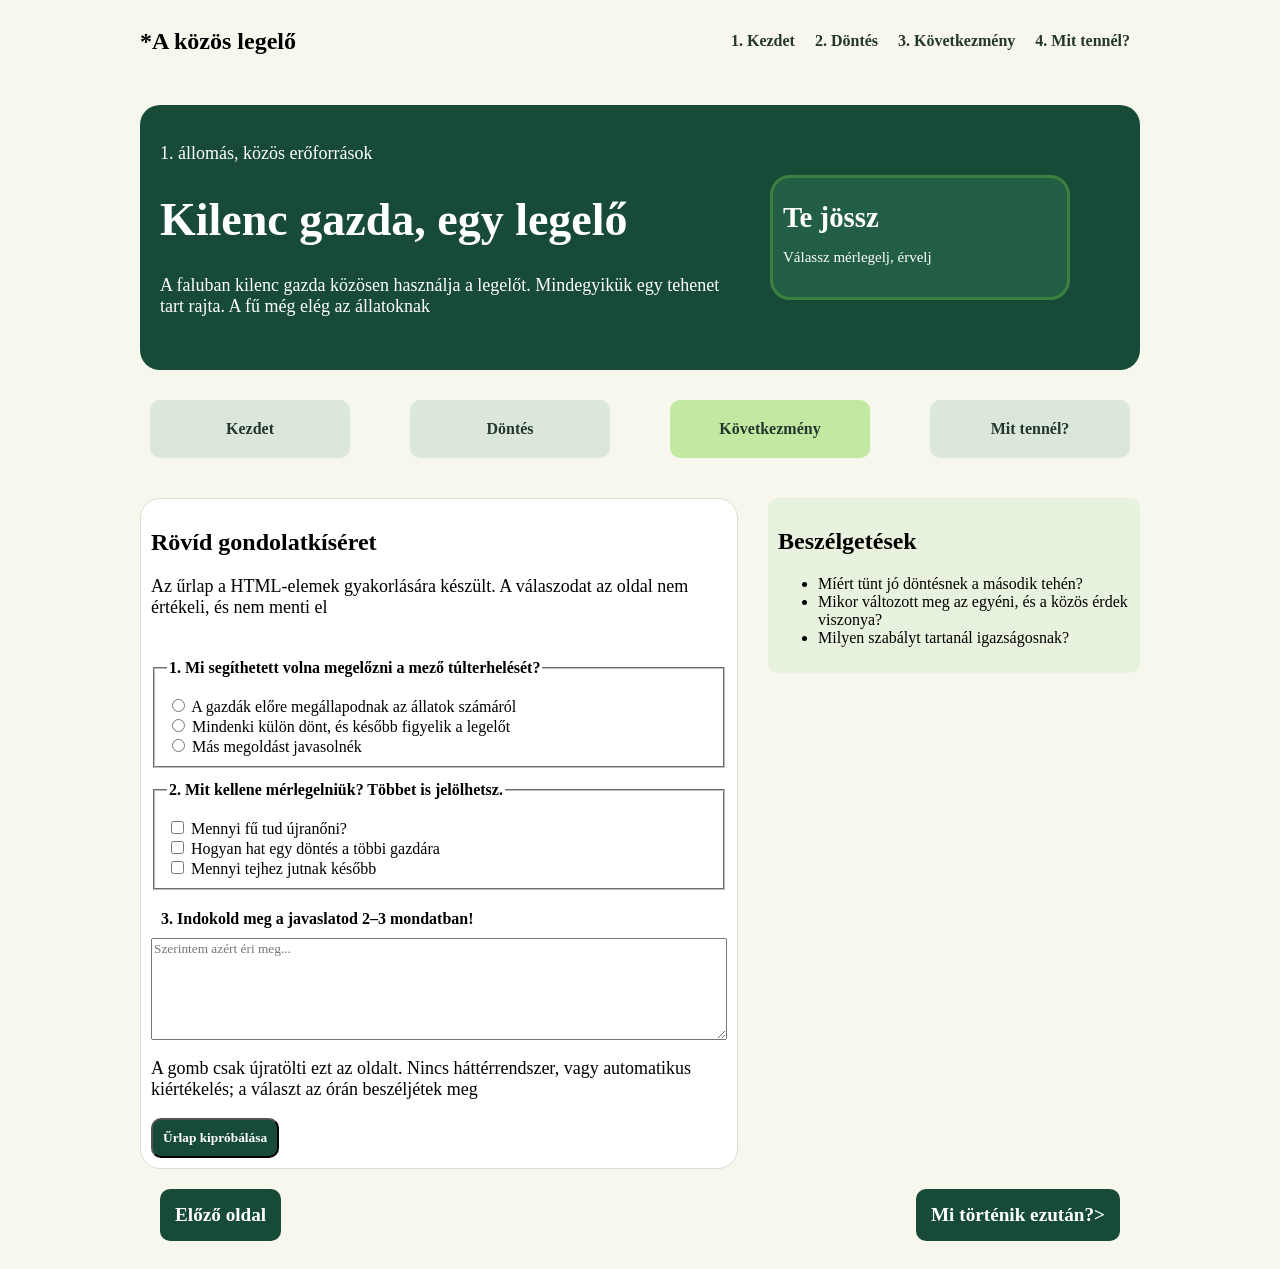
<file: reflexio.html>
<!DOCTYPE html>
<html lang="hu">
  <head>
    <meta charset="UTF-8" />
    <meta name="viewport" content="width=device-width, initial-scale=1.0" />
    <title>Finta Károly</title>
    <link rel="stylesheet" href="style.css" />
  </head>
  <body>
    <main>
      <nav>
        <div>
          <h2 id="csillag">*</h2>
          <h2>A közös legelő</h2>
        </div>
        <div>
          <a href="index.html">1. Kezdet</a>
          <a href="dontes.html">2. Döntés</a>
          <a href="kovetkezmeny.html">3. Következmény</a>
          <a href="reflexio.html">4. Mit tennél?</a>
        </div>
      </nav>
      <header>
        <div id="focim">
          <p id="kicsiZold">1. állomás, közös erőforrások</p>
          <h1>Kilenc gazda, egy legelő</h1>
          <p>
            A faluban kilenc gazda közösen használja a legelőt. Mindegyikük egy
            tehenet tart rajta. A fű még elég az állatoknak
          </p>
        </div>
        <div id="focimMelleklet">
          <div id="bekeretezett">
            <h2 class="zoldh1">Te jössz</h2>
            <p>Válassz mérlegelj, érvelj</p>
          </div>
        </div>
      </header>
      <nav id="nav2">
        <div class="nav2linkek">
          <a href="./index.html" class="masikLinkek">Kezdet</a>
        </div>
        <div class="nav2linkek">
          <a href="./dontes.html" class="masikLinkek">Döntés</a>
        </div>
        <div class="nav2linkek" id="active">
          <a href="./kovetkezmeny.html" class="masikLinkek">Következmény</a>
        </div>
        <div class="nav2linkek">
          <a href="./reflexio.html" class="masikLinkek">Mit tennél?</a>
        </div>
      </nav>
      <section>
        <div id="adatok">
          <div id="sectionCim">
            <h2>Rövíd gondolatkíséret</h2>
            <p>
              Az űrlap a HTML-elemek gyakorlására készült. A válaszodat az oldal
              nem értékeli, és nem menti el
            </p>
          </div>
          <div id="urlap">
            <form>
              <fieldset class="urlapKerdesek">
                <legend>
                  <h2 class="kerdes">
                    1. Mi segíthetett volna megelőzni a mező túlterhelését?
                  </h2>
                </legend>
                <div class="option">
                  <input type="radio" name="nem" id="ffi" />
                  <label for="ffi"
                    >A gazdák előre megállapodnak az állatok számáról</label
                  >
                </div>

                <div class="option">
                  <input type="radio" name="nem" id="no" />
                  <label for="no"
                    >Mindenki külön dönt, és később figyelik a legelőt</label
                  >
                </div>

                <div class="option">
                  <input type="radio" name="nem" id="heli" />
                  <label for="heli">Más megoldást javasolnék</label>
                </div>
              </fieldset>

              <fieldset class="urlapKerdesek">
                <legend>
                  <h2 class="kerdes">
                    2. Mit kellene mérlegelniük? Többet is jelölhetsz.
                  </h2>
                </legend>
                <div class="option">
                  <input type="checkbox" name="nem" id="ffi" />
                  <label for="ffi">Mennyi fű tud újranőni?</label>
                </div>

                <div class="option">
                  <input type="checkbox" name="nem" id="no" />
                  <label for="no">Hogyan hat egy döntés a többi gazdára</label>
                </div>

                <div class="option">
                  <input type="checkbox" name="nem" id="heli" />
                  <label for="heli">Mennyi tejhez jutnak később</label>
                </div>
              </fieldset>
           
          </div>
          <div class="indoklas">
            <label for="indok">
              <strong>3. Indokold meg a javaslatod 2–3 mondatban!</strong>
            </label>

            <textarea
              id="indok"
              name="indok"
              rows="6"
              placeholder="Szerintem azért éri meg..."
            ></textarea>
            <p>
              A gomb csak újratölti ezt az oldalt. Nincs háttérrendszer, vagy
              automatikus kiértékelés; a választ az órán beszéljétek meg
            </p>
              <input id="bekuldes" type="submit" value="Űrlap kipróbálása">
            </p>
        </form>
            </div>
          </div>
        </div>
        <aside>
          <div id="asideHatter">
            <h2>Beszélgetések</h2>
            <ul>
              <li>Míért tünt jó döntésnek a második tehén?</li>
              <li>Mikor változott meg az egyéni, és a közös érdek viszonya?</li>
              <li>Milyen szabályt tartanál igazságosnak?</li>
            </ul>
          </div>
        </aside>
      </section>
      <div id="gondolat">
        <a href="./kovetkezmeny.html">Előző oldal</a>
        <a href="./dontes.html">Mi történik ezután?></a>
      </div>
    </main>
  </body>
</html>
</file>
<file: style.css>
*{
    box-sizing: border-box;
    font-family: Segoe UI;
}
* p{
    font-size: large;
}
body {
    background-color: #f7f7ee;
}
main {
    max-width: 1000px;
    margin: auto;
}

nav {
    display: flex;
    justify-content: space-between;
    align-items: center;
    margin-bottom: 30px;
}
nav a {
    color:#24372d ;
    text-decoration: none;
    border-radius: 20px;
    margin: 10px;
    font-weight: bold;
}
#nav2 {
    justify-content: space-between;
}
#nav2 a{
    text-decoration: none;
    color: #24372d;
    font-weight: bold;
}
.nav2linkek{
    background-color: #dce7db;
    padding: 10px;
    flex: 0 1 200px;
    margin: 10px;
    display: flex;
    justify-content: center;
    border-radius: 10px;
}
.nav2linkek:hover{
    background-color: #c1e9a1;
}
#active {
    background-color: #c1e9a1;
}
nav div{
    display: flex;
    flex-direction: row;
}

header {
    display: flex;
    flex-direction: row;
    background-color: #174b38;
    margin-bottom: 20px;
    color: white;
    border-radius: 20px;
    padding: 20px;
}
header h1{
    font-size: 46px;
    margin-bottom: 10;
    line-height: 50px
}

#bekeretezett{
    margin: 50px;
    line-height: 10px;
    border: solid #3a8040;
    background-color: #3a805957;
    border-radius: 20px;
    padding: 10px;
}
#bekeretezett p{
      font-size: 15px;
      padding-bottom: 10px;
      margin-top: 20px;
      font-weight: normal;
}
#bekeretezett h2{
    padding-bottom: 10px;
    margin-bottom: 10px;
}
#bekeretezett {
    font-size: larger;
    font-weight: bold;
}
#focimMelleklet {
    flex: 0 0 400px;
}
#focim {
    flex: 1 1 auto;

}

section {
    display: flex;
    flex-direction: row;
    justify-content: space-between;
    gap: 30px;
}
section img {
    max-width: 90px;
    
}
#adatok{
    padding: 10px;
    gap: 10px;
    background-color: #fff;
    border:solid #d6e1d1 1px;
    border-radius: 20px;
    flex: 1 1 700px;
    display: flex;
    flex-wrap: wrap;
    justify-content: space-evenly;
}
#tehenek {
    flex: 1 1 680px;
    background: linear-gradient(to bottom, #e8f3df 50%, #bbda99 50%);
    min-height: 300px;
    border-radius: 20px;
    display: flex;
    flex-wrap: wrap;
    align-items: flex-end;
    justify-content: center;
}
#sectionCim{
    flex: 1 1 auto;
}
.hozzaSzolas{
    background-color: #e8f3df;
    padding-inline: 10px;
    border-radius: 10px;
    flex: 1 1 auto;
}
#figyelmeztetes{
    background-color: #f7b12f31;
    padding: 10px;
    border-radius: 10px;
    flex: 1 1 auto;
    border-left: solid #d77939 ;
}
aside{
    flex: 1 1 auto;
}
#asideHatter{
    background-color: #e8f3df;
    padding: 10px;
    border-radius: 10px;
    
}
.asideTartalom{
    background-color: #f3faea;
    border-left: solid rgb(165, 212, 111) 5px;
    border-radius: 10px;
    padding-inline: 10px;
    margin: 10px;
}
#gondolat {
    flex: 0 0 1000px;
    display: flex;
    justify-content: space-between;
    align-items: center;
    padding: 20px;
}
#gondolat a{
    text-decoration: none;
    font-size: larger;
    font-weight: bold;
    color: white;
    background-color: #174b38;
    padding: 15px;
    border-radius: 10px;
}
footer {
    border-top: solid #d6e1d1 2px;
    margin-top: 20px;
}
#sok{
    outline-color: orange;
}
.indoklas {
    display: flex;
    flex-wrap: wrap;
}
.indoklas label{
    padding: 10px;
}
#indok {
    flex: 1 0 400px;
}
#bekuldes{
    padding: 10px;
    background-color:#174b38 ;
    border-radius: 10px;
    color: white;
    font-weight: bolder;
}
legend h2 {
    font-size: medium;
    flex: 1 0 400px;
}
.urlapKerdesek{
    flex: 1 0 400px;
}
#adatok{
    display: grid;
}
@media screen and (max-width:800px) {
    section {
        flex-wrap: wrap;
    }
    header {
        flex-wrap: wrap;
    }
    #focimMelleklet {
        flex: 1 1 auto;
    }
    nav {
        flex-wrap: wrap;
        justify-content:center;
    }
    .nav2linkek {
        flex: 0 0 100%;

    }

}
</file>
